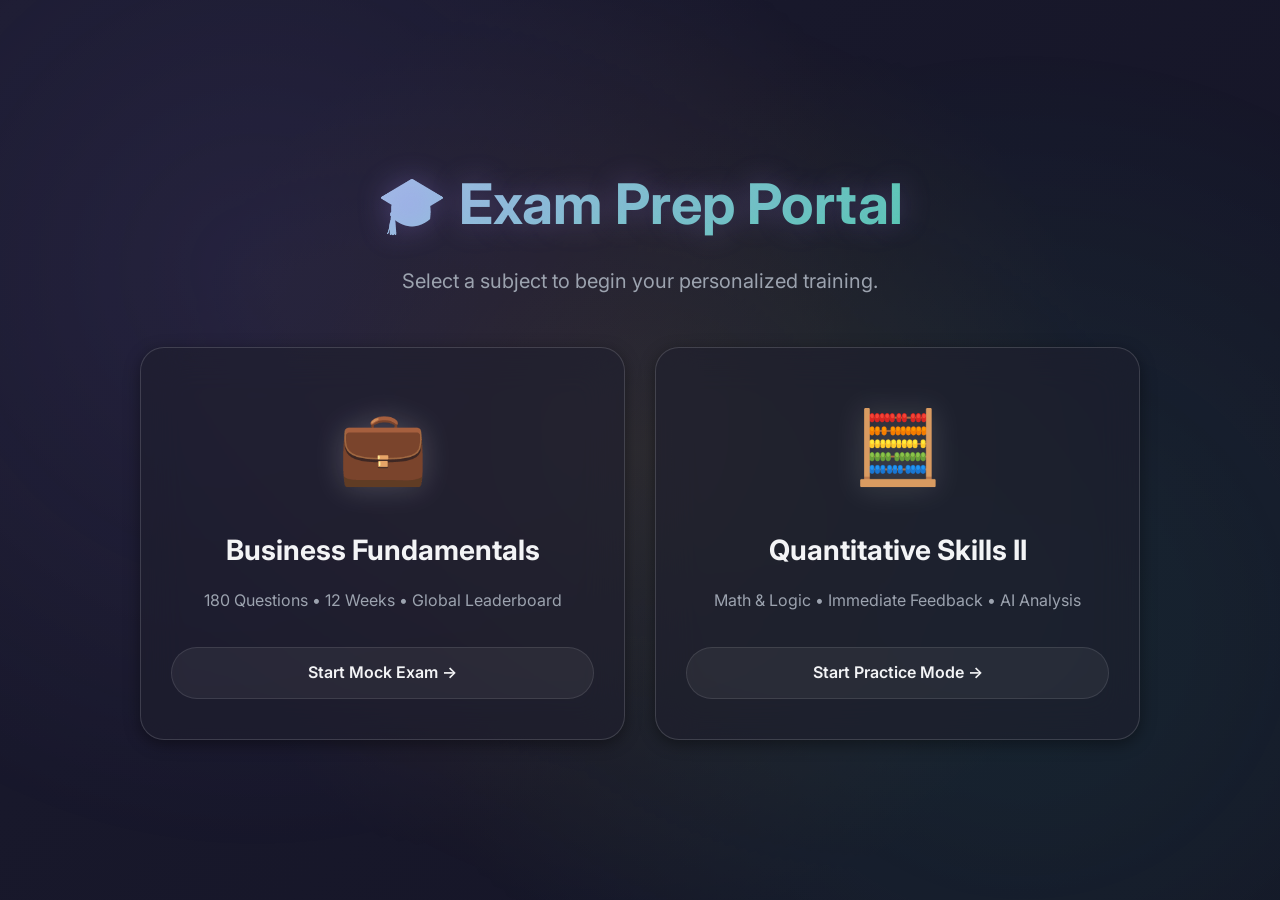
<file: index.html>
<!DOCTYPE html>
<html lang="en">
<head>
    <meta charset="UTF-8">
    <meta name="viewport" content="width=device-width, initial-scale=1.0">
    <title>Exam Prep</title>
    <link rel="stylesheet" href="styles.css">
    <link href="https://fonts.googleapis.com/css2?family=Inter:wght@400;500;600;700;800&display=swap" rel="stylesheet">
</head>
<body class="home-body">
    <div class="home-container">
        <div class="home-header">
            <h1>🎓 Exam Prep Portal</h1>
            <p>Select a subject to begin your personalized training.</p>
        </div>

        <div class="subject-grid">
            <!-- BFE Card -->
            <a href="bfe.html" class="subject-card bfe-card">
                <div class="card-icon">💼</div>
                <h2>Business Fundamentals</h2>
                <p>180 Questions • 12 Weeks • Global Leaderboard</p>
                <div class="card-action">Start Mock Exam →</div>
            </a>

            <!-- Quant Card -->
            <a href="quant.html" class="subject-card quant-card">
                <div class="card-icon">🧮</div>
                <h2>Quantitative Skills II</h2>
                <p>Math & Logic • Immediate Feedback • AI Analysis</p>
                <div class="card-action">Start Practice Mode →</div>
            </a>
        </div>
    </div>
</body>
</html>
</file>
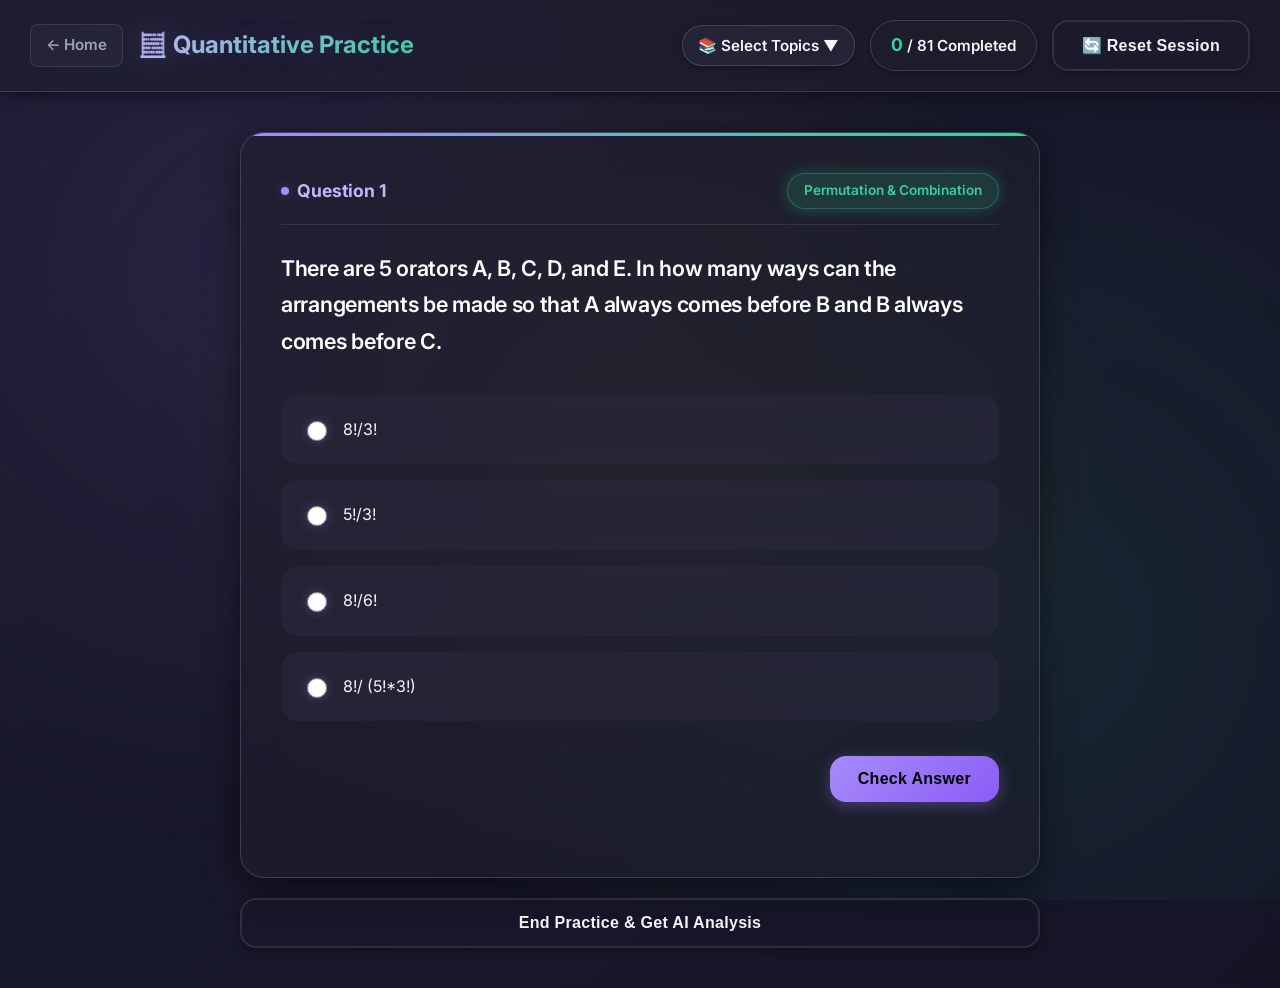
<file: quant.html>
<!DOCTYPE html>
<html lang="en">
<head>
    <meta charset="UTF-8">
    <meta name="viewport" content="width=device-width, initial-scale=1.0">
    <title>Quant - Exam Prep</title>
    <link rel="stylesheet" href="styles.css">
    <link href="https://fonts.googleapis.com/css2?family=Inter:wght@400;500;600;700;800&display=swap" rel="stylesheet">
</head>
<body>
    <header>
        <div class="header-content">
            <div style="display: flex; align-items: center; gap: 15px;">
                <a href="index.html" class="back-btn">← Home</a>
                <h1>🧮 Quantitative Practice</h1>
            </div>
            <div class="header-actions">
                <button id="filter-btn" class="custom-select" style="display: flex; align-items: center; gap: 8px;">📚 Select Topics ▼</button>
                <div class="progress-tracker">
                    <span id="attempted-count">0</span> / <span id="total-count">0</span> Completed
                </div>
                <button id="force-restart-btn" class="btn outline">🔄 Reset Session</button>
            </div>
        </div>
    </header>

    <div class="main-container" style="grid-template-columns: 1fr;">
        <main class="quiz-section" style="max-width: 800px; margin: 0 auto; width: 100%;">
            <div class="card">
                <div class="question-header">
                    <span class="question-number" id="q-number">Question 1</span>
                    <span class="question-type" id="q-topic">Topic Name</span>
                </div>
                <h2 id="question-text" class="question-text">Loading question...</h2>
                <div id="options-container" class="options-container"></div>
                
                <!-- Immediate Feedback Box -->
                <div id="feedback-box" class="feedback-box hidden">
                    <h3 id="feedback-title">Correct!</h3>
                    <p id="feedback-explanation">Explanation goes here...</p>
                </div>
                
                <div class="controls" style="justify-content: flex-end;">
                    <button id="action-btn" class="btn primary">Check Answer</button>
                </div>
            </div>
            <button id="finish-session-btn" class="btn outline" style="width: 100%; margin-top: 20px;">End Practice & Get AI Analysis</button>
        </main>
    </div>

    <!-- Multi-Topic Filter Modal -->
    <div id="filter-modal" class="modal hidden">
        <div class="modal-content card" style="max-width: 500px; text-align: left;">
            <h2 style="text-align: center; margin-bottom: 5px;">📚 Select Topics</h2>
            <p style="text-align: center; color: var(--error); font-size: 0.9rem; margin-bottom: 20px;">Applying a new filter will start a new session.</p>
            <div style="margin-bottom: 15px; padding-bottom: 15px; border-bottom: 1px solid var(--border);">
                <label class="filter-label" style="background: rgba(167, 139, 250, 0.1); border-color: var(--primary);">
                    <input type="checkbox" id="filter-all"> <strong style="color: var(--primary-light);">Select All Topics</strong>
                </label>
            </div>
            <div id="topic-cb-container" style="display: flex; flex-direction: column; gap: 10px; max-height: 40vh; overflow-y: auto; padding-right: 5px;"></div>
            <div class="modal-actions" style="margin-top: 30px;">
                <button id="close-filter-btn" class="btn outline" style="flex: 1;">Cancel</button>
                <button id="apply-filter-btn" class="btn primary" style="flex: 1;">Start Practice</button>
            </div>
        </div>
    </div>

    <!-- AI Analysis Modal -->
    <div id="ai-modal" class="modal hidden">
        <div class="modal-content card" style="max-width: 600px; text-align: left;">
            <h2 style="text-align: center; margin-bottom: 5px;">🧠 AI Performance Analysis</h2>
            <p style="text-align: center; color: var(--text-muted); margin-bottom: 20px;">Session Complete. Here is your breakdown.</p>
            
            <div id="ai-stats-container" class="ai-analysis-box"></div>
            
            <div class="modal-actions" style="margin-top: 30px;">
                <button id="restart-btn" class="btn primary" style="width: 100%;">Start New Session</button>
            </div>
        </div>
    </div>

    <script src="script-quant.js"></script>
</body>
</html>
</file>
<file: styles.css>
:root {
    /* Enhanced Color Palette */
    --bg-dark: #0a0a0f;
    --bg-gradient-start: #1a1a2e;
    --bg-gradient-end: #0f0f1e;
    
    --surface-dark: rgba(30, 30, 45, 0.7);
    --surface-light: rgba(45, 45, 65, 0.5);
    --surface-glow: rgba(100, 100, 255, 0.05);
    
    --primary: #a78bfa;
    --primary-light: #c4b5fd;
    --primary-glow: rgba(167, 139, 250, 0.3);
    --primary-hover: #8b5cf6;
    
    --secondary: #34d399;
    --secondary-glow: rgba(52, 211, 153, 0.3);
    --secondary-hover: #10b981;
    
    --accent: #fbbf24;
    --accent-glow: rgba(251, 191, 36, 0.3);
    
    --error: #f87171;
    --error-glow: rgba(248, 113, 113, 0.3);
    
    --text-main: #f3f4f6;
    --text-muted: #9ca3af;
    --text-glow: #ffffff;
    
    --border: rgba(255, 255, 255, 0.1);
    --border-glow: rgba(167, 139, 250, 0.3);
    
    --glass-bg: rgba(30, 30, 45, 0.6);
    --glass-border: rgba(255, 255, 255, 0.15);
    
    --radius: 16px;
    --radius-sm: 8px;
    --radius-lg: 24px;
    
    --shadow-sm: 0 2px 8px rgba(0, 0, 0, 0.3);
    --shadow-md: 0 4px 16px rgba(0, 0, 0, 0.4);
    --shadow-lg: 0 8px 32px rgba(0, 0, 0, 0.5);
    --shadow-glow: 0 0 20px var(--primary-glow);
    
    --transition: all 0.3s cubic-bezier(0.4, 0, 0.2, 1);
    --transition-fast: all 0.15s ease;
}

/* ============================================
   GLOBAL STYLES & ANIMATIONS
   ============================================ */
* { box-sizing: border-box; margin: 0; padding: 0; }

@keyframes gradientShift { 0%, 100% { background-position: 0% 50%; } 50% { background-position: 100% 50%; } }
@keyframes float { 0%, 100% { transform: translateY(0px); } 50% { transform: translateY(-10px); } }
@keyframes pulse { 0%, 100% { opacity: 1; } 50% { opacity: 0.7; } }
@keyframes slideInUp { from { opacity: 0; transform: translateY(20px); } to { opacity: 1; transform: translateY(0); } }
@keyframes shimmer { 0% { background-position: -1000px 0; } 100% { background-position: 1000px 0; } }
@keyframes glow { 0%, 100% { box-shadow: 0 0 20px var(--primary-glow); } 50% { box-shadow: 0 0 40px var(--primary-glow), 0 0 60px var(--primary-glow); } }

body {
    font-family: 'Inter', -apple-system, BlinkMacSystemFont, 'Segoe UI', sans-serif;
    background: linear-gradient(135deg, var(--bg-gradient-start), var(--bg-gradient-end));
    background-size: 200% 200%;
    animation: gradientShift 15s ease infinite;
    color: var(--text-main);
    line-height: 1.6;
    min-height: 100vh;
    position: relative;
    overflow-x: hidden;
}

/* Animated background particles */
body::before {
    content: ''; position: fixed; top: 0; left: 0; width: 100%; height: 100%;
    background: radial-gradient(circle at 20% 30%, var(--primary-glow) 0%, transparent 50%),
                radial-gradient(circle at 80% 70%, var(--secondary-glow) 0%, transparent 50%),
                radial-gradient(circle at 50% 50%, var(--accent-glow) 0%, transparent 60%);
    opacity: 0.3; animation: float 20s ease-in-out infinite; pointer-events: none; z-index: 0;
}

/* ============================================
   HOME PAGE (index.html) STYLES
   ============================================ */
.home-body { display: flex; align-items: center; justify-content: center; padding: 20px; }
.home-container { max-width: 1000px; width: 100%; text-align: center; position: relative; z-index: 1; }
.home-header { margin-bottom: 50px; animation: slideInUp 0.6s ease; }
.home-header h1 { font-size: 3.5rem; margin-bottom: 15px; background: linear-gradient(135deg, var(--primary-light), var(--secondary)); -webkit-background-clip: text; background-clip: text; -webkit-text-fill-color: transparent; text-shadow: 0 0 30px var(--primary-glow); }
.home-header p { font-size: 1.25rem; color: var(--text-muted); }

.subject-grid { display: grid; grid-template-columns: repeat(auto-fit, minmax(320px, 1fr)); gap: 30px; animation: slideInUp 0.6s ease 0.2s both; }

.subject-card {
    background: var(--glass-bg); backdrop-filter: blur(20px); border: 1px solid var(--glass-border);
    border-radius: var(--radius-lg); padding: 40px 30px; text-decoration: none; color: var(--text-main);
    transition: var(--transition); display: flex; flex-direction: column; align-items: center; box-shadow: var(--shadow-md);
    position: relative; overflow: hidden;
}

.subject-card::before {
    content: ''; position: absolute; top: 0; left: 0; right: 0; height: 3px;
    background: linear-gradient(90deg, transparent, var(--primary), transparent);
    background-size: 200% 100%; animation: shimmer 3s linear infinite; opacity: 0; transition: var(--transition);
}

.subject-card:hover { transform: translateY(-10px); box-shadow: var(--shadow-lg), 0 0 40px var(--primary-glow); border-color: var(--primary); }
.subject-card:hover::before { opacity: 1; }

.subject-card.quant-card:hover { box-shadow: var(--shadow-lg), 0 0 40px var(--secondary-glow); border-color: var(--secondary); }
.subject-card.quant-card::before { background: linear-gradient(90deg, transparent, var(--secondary), transparent); }

.card-icon { font-size: 4.5rem; margin-bottom: 25px; filter: drop-shadow(0 0 15px rgba(255,255,255,0.2)); transition: var(--transition); }
.subject-card:hover .card-icon { transform: scale(1.1) rotate(5deg); }

.subject-card h2 { font-size: 1.75rem; margin-bottom: 15px; font-weight: 700; }
.subject-card p { color: var(--text-muted); font-size: 1rem; margin-bottom: 35px; line-height: 1.5; }

.card-action {
    background: rgba(255,255,255,0.05); padding: 12px 25px; border-radius: 30px; font-weight: 600;
    width: 100%; transition: var(--transition); border: 1px solid rgba(255,255,255,0.1); margin-top: auto;
}
.bfe-card:hover .card-action { background: var(--primary); color: #000; border-color: var(--primary); }
.quant-card:hover .card-action { background: var(--secondary); color: #000; border-color: var(--secondary); }


/* ============================================
   HEADER STYLES (Quiz Pages)
   ============================================ */
header {
    background: var(--glass-bg); backdrop-filter: blur(20px); -webkit-backdrop-filter: blur(20px);
    border-bottom: 1px solid var(--glass-border); padding: 20px 0; position: sticky; top: 0; z-index: 100;
    box-shadow: var(--shadow-md); animation: slideInUp 0.6s ease;
}

.header-content {
    max-width: 1400px; margin: 0 auto; padding: 0 30px; display: flex; justify-content: space-between;
    align-items: center; flex-wrap: wrap; gap: 20px;
}

.header-content h1 {
    font-size: 1.5rem; font-weight: 700; background: linear-gradient(135deg, var(--primary-light), var(--secondary));
    -webkit-background-clip: text; background-clip: text; -webkit-text-fill-color: transparent; text-shadow: 0 0 30px var(--primary-glow);
}

.back-btn {
    color: var(--text-muted); text-decoration: none; font-weight: 600; font-size: 0.95rem;
    background: var(--surface-light); padding: 8px 15px; border-radius: 8px; border: 1px solid var(--border);
    transition: var(--transition); display: flex; align-items: center; justify-content: center;
}
.back-btn:hover { color: #000; background: var(--primary); border-color: var(--primary); transform: translateX(-3px); }

.header-actions { display: flex; align-items: center; gap: 15px; flex-wrap: wrap; animation: slideInUp 0.6s ease 0.2s both; }

.custom-select {
    background: var(--surface-light); color: var(--text-main); border: 1px solid var(--glass-border);
    padding: 10px 15px; border-radius: 20px; font-family: inherit; font-size: 0.95rem; font-weight: 600;
    outline: none; cursor: pointer; box-shadow: var(--shadow-sm); transition: var(--transition);
}
.custom-select:hover { border-color: var(--primary); box-shadow: var(--shadow-md); transform: translateY(-2px); background: rgba(167, 139, 250, 0.1); }

.filter-label {
    display: flex; align-items: center; padding: 10px 15px; background: var(--surface-light);
    border: 1px solid var(--border); border-radius: var(--radius-sm); cursor: pointer;
    transition: var(--transition); font-size: 0.95rem; color: var(--text-muted); margin-bottom: 5px;
}
.filter-label:hover { border-color: var(--primary); color: var(--text-main); }
.filter-label input { margin-right: 10px; accent-color: var(--primary); width: 16px; height: 16px; cursor: pointer; }
.filter-label:has(input:checked) { border-color: var(--primary); color: var(--text-main); background: rgba(167, 139, 250, 0.1); box-shadow: 0 0 10px var(--primary-glow);}

.progress-tracker {
    font-size: 0.95rem; color: var(--text-main); background: var(--glass-bg); backdrop-filter: blur(10px);
    padding: 10px 20px; border-radius: 30px; border: 1px solid var(--glass-border); box-shadow: var(--shadow-sm);
    transition: var(--transition); font-weight: 600;
}
.progress-tracker:hover { transform: translateY(-2px); box-shadow: var(--shadow-md); border-color: var(--primary); }
#attempted-count { color: var(--secondary); font-weight: 700; font-size: 1.1rem; }

/* ============================================
   MAIN CONTAINER & LAYOUT
   ============================================ */
.main-container {
    max-width: 1400px; margin: 40px auto; padding: 0 30px; display: grid; grid-template-columns: 1fr 380px;
    gap: 40px; position: relative; z-index: 1;
}

.right-sidebar { align-self: start; position: sticky; top: 110px; display: flex; flex-direction: column; gap: 30px; animation: slideInUp 0.6s ease 0.4s both; }

.card {
    background: var(--glass-bg); backdrop-filter: blur(20px); -webkit-backdrop-filter: blur(20px);
    border-radius: var(--radius-lg); padding: 40px; border: 1px solid var(--glass-border);
    box-shadow: var(--shadow-lg); transition: var(--transition); position: relative; overflow: hidden;
}

.card::before {
    content: ''; position: absolute; top: 0; left: 0; right: 0; height: 3px;
    background: linear-gradient(90deg, var(--primary), var(--secondary), var(--accent));
    background-size: 200% 100%; animation: shimmer 3s linear infinite;
}

.card:hover { box-shadow: var(--shadow-lg), 0 0 40px var(--primary-glow); border-color: var(--border-glow); }

/* ============================================
   QUESTION SECTION
   ============================================ */
.question-header { display: flex; justify-content: space-between; align-items: center; margin-bottom: 25px; padding-bottom: 15px; border-bottom: 1px solid var(--border); }
.question-number { color: var(--primary-light); font-weight: 700; font-size: 1.1rem; display: flex; align-items: center; gap: 8px; }
.question-number::before { content: ''; width: 8px; height: 8px; background: var(--primary); border-radius: 50%; display: inline-block; animation: pulse 2s ease-in-out infinite; box-shadow: 0 0 10px var(--primary-glow); }
.question-type { color: var(--secondary); background: rgba(52, 211, 153, 0.15); padding: 6px 16px; border-radius: 20px; font-size: 0.85rem; font-weight: 600; border: 1px solid rgba(52, 211, 153, 0.3); box-shadow: 0 0 15px var(--secondary-glow); transition: var(--transition); }
.question-type:hover { transform: scale(1.05); box-shadow: 0 0 25px var(--secondary-glow); }
.question-text { font-size: 1.35rem; font-weight: 600; margin-bottom: 35px; color: var(--text-glow); line-height: 1.7; letter-spacing: -0.3px; }

/* ============================================
   OPTIONS STYLES
   ============================================ */
.options-container { display: flex; flex-direction: column; gap: 16px; margin-bottom: 35px; }
.option-label { display: flex; align-items: flex-start; padding: 20px 24px; background: var(--surface-light); backdrop-filter: blur(10px); border: 2px solid transparent; border-radius: var(--radius); cursor: pointer; transition: var(--transition); position: relative; overflow: hidden; }
.option-label::before { content: ''; position: absolute; top: 0; left: -100%; width: 100%; height: 100%; background: linear-gradient(90deg, transparent, rgba(167, 139, 250, 0.1), transparent); transition: left 0.5s ease; }
.option-label:hover::before { left: 100%; }
.option-label:hover { border-color: var(--primary); background: rgba(167, 139, 250, 0.1); transform: translateX(8px); box-shadow: var(--shadow-md), 0 0 20px var(--primary-glow); }
.option-label.selected { border-color: var(--primary); background: linear-gradient(135deg, rgba(167, 139, 250, 0.15), rgba(167, 139, 250, 0.05)); box-shadow: 0 0 30px var(--primary-glow), inset 0 0 20px rgba(167, 139, 250, 0.1); animation: glow 2s ease-in-out infinite; }
.option-label input { margin-top: 4px; margin-right: 16px; accent-color: var(--primary); width: 20px; height: 20px; cursor: pointer; flex-shrink: 0; filter: drop-shadow(0 0 5px var(--primary-glow)); }

/* Feedback & Review Colors */
.option-label.correct { border-color: var(--secondary); background: linear-gradient(135deg, rgba(52, 211, 153, 0.2), rgba(52, 211, 153, 0.05)); box-shadow: 0 0 30px var(--secondary-glow); }
.option-label.correct::after { content: '✓'; position: absolute; right: 20px; top: 50%; transform: translateY(-50%); color: var(--secondary); font-size: 1.5rem; font-weight: bold; animation: slideInUp 0.3s ease; }
.option-label.wrong { border-color: var(--error); background: linear-gradient(135deg, rgba(248, 113, 113, 0.2), rgba(248, 113, 113, 0.05)); box-shadow: 0 0 30px var(--error-glow); }
.option-label.wrong::after { content: '✗'; position: absolute; right: 20px; top: 50%; transform: translateY(-50%); color: var(--error); font-size: 1.5rem; font-weight: bold; animation: slideInUp 0.3s ease; }

.feedback-box { padding: 25px; border-radius: var(--radius-sm); margin-bottom: 35px; animation: slideInUp 0.3s ease; }
.feedback-box.correct-fb { background: rgba(52, 211, 153, 0.1); border: 1px solid var(--secondary); box-shadow: 0 0 20px var(--secondary-glow); }
.feedback-box.correct-fb h3 { color: var(--secondary); font-size: 1.25rem; margin-bottom: 10px;}
.feedback-box.wrong-fb { background: rgba(248, 113, 113, 0.1); border: 1px solid var(--error); box-shadow: 0 0 20px var(--error-glow); }
.feedback-box.wrong-fb h3 { color: var(--error); font-size: 1.25rem; margin-bottom: 10px;}
.feedback-box p { font-size: 1.05rem; color: #f3f4f6; line-height: 1.6; }

/* ============================================
   CONTROLS & BUTTONS
   ============================================ */
.controls { display: flex; justify-content: space-between; align-items: center; margin-bottom: 35px; gap: 16px; }
.btn { padding: 14px 28px; border: none; border-radius: var(--radius); font-size: 1rem; font-weight: 600; cursor: pointer; transition: var(--transition); position: relative; overflow: hidden; box-shadow: var(--shadow-sm); letter-spacing: 0.3px; }
.btn.primary { background: linear-gradient(135deg, var(--primary), var(--primary-hover)); color: #000; box-shadow: 0 4px 15px var(--primary-glow); }
.btn.primary:hover { transform: translateY(-3px); box-shadow: 0 6px 25px var(--primary-glow); }
.btn.secondary { background: var(--surface-light); backdrop-filter: blur(10px); color: var(--text-main); border: 1px solid var(--border); }
.btn.secondary:hover { background: rgba(70, 70, 90, 0.6); border-color: var(--primary); transform: translateY(-3px); }
.btn.outline { background: transparent; border: 2px solid var(--border); color: var(--text-main); }
.btn.outline:hover { border-color: var(--error); color: var(--error); background: rgba(248, 113, 113, 0.1); transform: translateY(-3px); box-shadow: 0 4px 15px var(--error-glow); }
.btn:disabled { opacity: 0.5; cursor: not-allowed; transform: none !important; }

.submit-btn { width: 100%; background: linear-gradient(135deg, var(--secondary), var(--secondary-hover)); color: #000; padding: 16px; font-size: 1.1rem; margin-top: 25px; box-shadow: 0 6px 25px var(--secondary-glow); animation: float 3s ease-in-out infinite; }
.submit-btn:hover { transform: translateY(-5px); box-shadow: 0 10px 40px var(--secondary-glow); }

/* ============================================
   NAVIGATOR SECTION
   ============================================ */
.navigator-section h3, .leaderboard-section h3 { font-size: 1.25rem; margin-bottom: 20px; background: linear-gradient(135deg, var(--primary-light), var(--accent)); -webkit-background-clip: text; background-clip: text; -webkit-text-fill-color: transparent; }
.nav-legend { display: flex; flex-wrap: wrap; gap: 16px; margin: 20px 0; padding: 15px; background: rgba(45, 45, 65, 0.3); border-radius: var(--radius); border: 1px solid var(--border); }
.legend-item { display: flex; align-items: center; gap: 8px; font-size: 0.9rem; color: var(--text-muted); }
.box { width: 14px; height: 14px; border-radius: 4px; }
.box.current { border: 2px solid var(--primary); background: transparent; box-shadow: 0 0 10px var(--primary-glow); }
.box.attempted { background: var(--primary); box-shadow: 0 0 10px var(--primary-glow); }
.box.unattempted { background: var(--surface-light); }

.nav-grid { display: grid; grid-template-columns: repeat(auto-fill, minmax(42px, 1fr)); gap: 10px; max-height: 35vh; overflow-y: auto; padding: 5px; padding-right: 10px; }
.nav-grid::-webkit-scrollbar { width: 8px; }
.nav-grid::-webkit-scrollbar-track { background: rgba(45, 45, 65, 0.3); border-radius: 10px; }
.nav-grid::-webkit-scrollbar-thumb { background: linear-gradient(180deg, var(--primary), var(--secondary)); border-radius: 10px; }

.nav-btn { width: 100%; aspect-ratio: 1; border: 2px solid transparent; border-radius: var(--radius-sm); background: var(--surface-light); color: var(--text-muted); font-size: 0.9rem; font-weight: 600; cursor: pointer; transition: var(--transition); display: flex; align-items: center; justify-content: center; }
.nav-btn:hover { background: rgba(70, 70, 90, 0.6); color: var(--text-main); transform: scale(1.1); border-color: var(--primary); box-shadow: 0 4px 15px var(--primary-glow); }
.nav-btn.attempted { background: linear-gradient(135deg, var(--primary), var(--primary-hover)); color: #000; box-shadow: 0 0 15px var(--primary-glow); }
.nav-btn.current { border: 3px solid var(--primary); box-shadow: 0 0 20px var(--primary-glow); animation: pulse 2s ease-in-out infinite; }
.nav-btn.review-correct { background: linear-gradient(135deg, var(--secondary), var(--secondary-hover)); color: #000; box-shadow: 0 0 20px var(--secondary-glow); }
.nav-btn.review-wrong { background: linear-gradient(135deg, var(--error), #ef4444); color: #000; box-shadow: 0 0 20px var(--error-glow); }
.nav-btn.review-partial { background: linear-gradient(135deg, var(--accent), #f59e0b); color: #000; font-weight: 700; box-shadow: 0 0 20px var(--accent-glow); }

/* ============================================
   STATS & MODALS
   ============================================ */
.leaderboard-list { list-style: none; padding: 0; margin-top: 15px; }
.leaderboard-list li { display: flex; justify-content: space-between; align-items: center; padding: 12px 0; border-bottom: 1px solid var(--border); font-size: 0.95rem; }
.leaderboard-list li:last-child { border-bottom: none; }
.leaderboard-list .rank { color: var(--primary); font-weight: 800; width: 30px; }
.leaderboard-list .name { flex-grow: 1; text-align: left; font-weight: 500; }
.leaderboard-list .score { color: var(--secondary); font-weight: 700; background: rgba(52, 211, 153, 0.1); padding: 4px 8px; border-radius: 6px;}

#stats-container::-webkit-scrollbar, #topic-cb-container::-webkit-scrollbar { width: 8px; }
#stats-container::-webkit-scrollbar-track, #topic-cb-container::-webkit-scrollbar-track { background: transparent; }
#stats-container::-webkit-scrollbar-thumb, #topic-cb-container::-webkit-scrollbar-thumb { background: var(--border); border-radius: 10px; }

.stat-row { display: flex; align-items: center; margin-bottom: 15px; }
.stat-label { width: 65px; font-weight: 600; font-size: 0.9rem; text-align: left; color: var(--text-muted); }
.stat-bar-bg { flex-grow: 1; background: rgba(255,255,255,0.05); height: 10px; border-radius: 6px; overflow: hidden; margin: 0 15px; border: 1px solid var(--border); }
.stat-bar-fill { height: 100%; transition: width 1s cubic-bezier(0.4, 0, 0.2, 1); box-shadow: inset 0 0 10px rgba(0,0,0,0.5); }
.stat-value { width: 50px; font-weight: 700; font-size: 0.9rem; text-align: right; }
.prediction-box { margin-top: 30px; padding: 25px; background: linear-gradient(135deg, rgba(52, 211, 153, 0.1), transparent); border: 1px solid rgba(52, 211, 153, 0.3); border-radius: var(--radius); text-align: center; box-shadow: 0 4px 20px rgba(0,0,0,0.2); }

.ai-analysis-box { padding: 20px; }
.ai-stat-item { display: flex; justify-content: space-between; margin-bottom: 10px; padding: 12px 15px; background: var(--surface-light); border-radius: var(--radius-sm); border: 1px solid var(--border);}
.ai-advice { margin-top: 25px; padding: 20px; background: rgba(52, 211, 153, 0.1); border-left: 4px solid var(--secondary); border-radius: 0 8px 8px 0;}

.modal { position: fixed; top: 0; left: 0; width: 100%; height: 100%; background: rgba(0, 0, 0, 0.85); backdrop-filter: blur(10px); display: flex; justify-content: center; align-items: center; z-index: 1000; animation: slideInUp 0.4s ease; }
.hidden { display: none !important; }
.modal-content { text-align: center; max-width: 500px; width: 90%; padding: 40px; position: relative; max-height: 90vh;}
.modal-content h2 { font-size: 2rem; margin-bottom: 20px; background: linear-gradient(135deg, var(--primary-light), var(--secondary)); -webkit-background-clip: text; background-clip: text; -webkit-text-fill-color: transparent; }
.score-display { font-size: 3.5rem; font-weight: 800; background: linear-gradient(135deg, var(--primary), var(--secondary), var(--accent)); -webkit-background-clip: text; background-clip: text; -webkit-text-fill-color: transparent; margin: 20px 0; text-shadow: 0 0 40px var(--primary-glow); animation: float 3s ease-in-out infinite; }
#score-percentage { font-size: 1.3rem; color: var(--text-muted); margin-bottom: 20px; }
.modal-actions { display: flex; flex-wrap: wrap; gap: 16px; justify-content: center; margin-top: 20px; }
.modal-actions .btn { min-width: 150px; }

/* ============================================
   RESPONSIVE DESIGN
   ============================================ */
@media (max-width: 1024px) {
    .main-container { grid-template-columns: 1fr; gap: 30px; }
    .right-sidebar { position: static; flex-direction: column; gap: 20px; }
}
@media (max-width: 768px) {
    .header-content { flex-direction: column; text-align: center; gap: 15px; }
    .header-actions { justify-content: center; width: 100%;}
    #filter-btn, #force-restart-btn { flex: 1; }
    .main-container { margin: 25px auto; padding: 0 15px; }
    .controls { flex-wrap: wrap; }
    .controls .btn { flex: 1 1 auto; }
    #clear-btn { order: 3; width: 100%; margin-top: 5px; }
    #prev-btn { order: 1; } #next-btn { order: 2; }
    .modal-content { padding: 30px 20px; }
    .score-display { font-size: 2.5rem; }
    .modal-actions .btn { width: 100%; }
    .subject-grid { grid-template-columns: 1fr; }
}
@media (max-width: 480px) {
    .home-header h1 { font-size: 2.2rem; }
    header .header-content h1 { font-size: 1.25rem; }
    .card { padding: 20px; }
    .question-text { font-size: 1.15rem; }
    .btn { padding: 12px 16px; font-size: 0.9rem; }
    .score-display { font-size: 2rem; }
}

input:focus-visible, .btn:focus-visible, .custom-select:focus-visible { outline: 3px solid var(--primary); outline-offset: 3px; }
</file>
